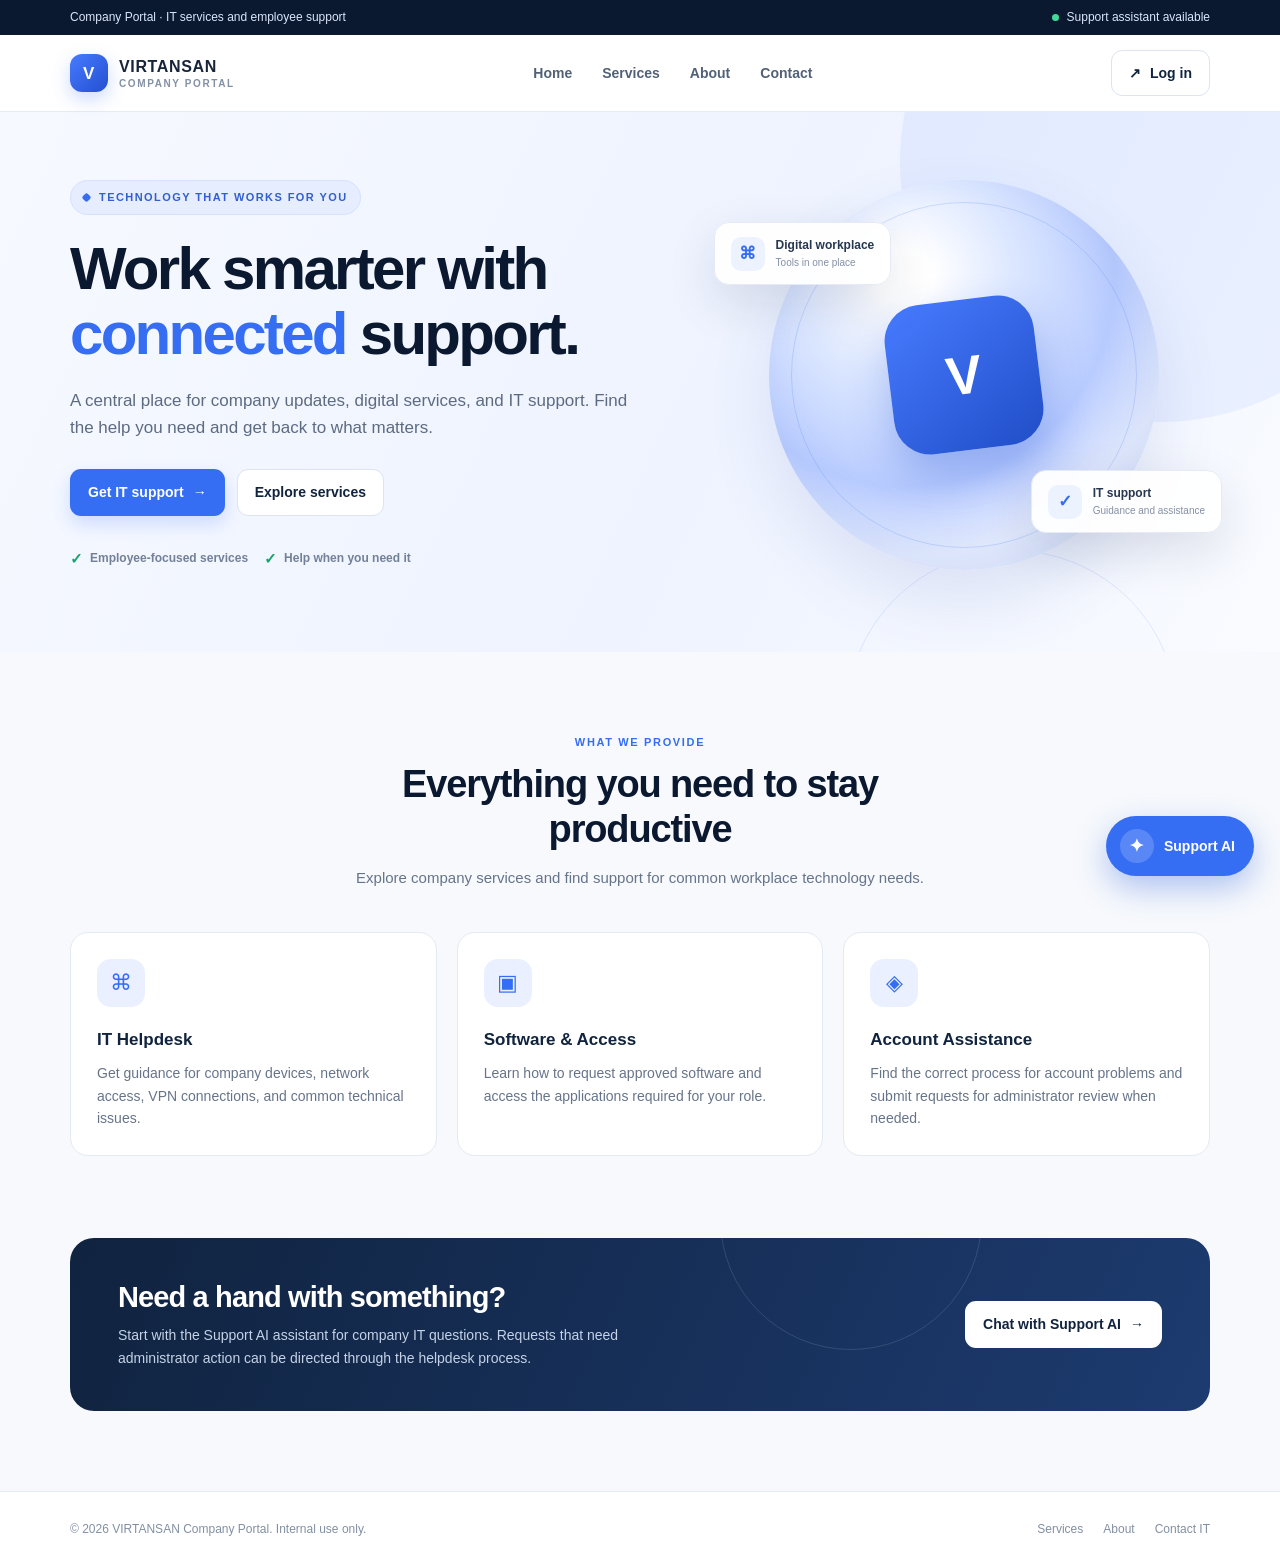
<file: frontend/oldexample.html>
<!DOCTYPE html>
<html lang="en">
<head>
  <meta charset="UTF-8">
  <meta name="viewport" content="width=device-width, initial-scale=1.0">
  <title>VIRTANSAN | Company Portal</title>
  <style>
    :root {
      --navy: #10233f;
      --navy-deep: #0a1830;
      --blue: #356df3;
      --blue-light: #eaf0ff;
      --ink: #18243a;
      --muted: #66748a;
      --line: #e4eaf2;
      --surface: #ffffff;
      --page: #f7f9fc;
      --green: #16a36a;
      --shadow: 0 18px 50px rgba(16, 35, 63, .12);
    }
    * { box-sizing: border-box; }
    html { scroll-behavior: smooth; }
    body {
      margin: 0;
      font-family: Inter, "Segoe UI", Arial, sans-serif;
      color: var(--ink);
      background: var(--page);
      line-height: 1.6;
    }
    button, input { font: inherit; }
    button { cursor: pointer; }
    a { color: inherit; text-decoration: none; }
    .container { width: min(1140px, calc(100% - 44px)); margin: 0 auto; }
    .topbar {
      background: var(--navy-deep);
      color: #dbe6fa;
      font-size: 12px;
      padding: 8px 0;
    }
    .topbar-inner { display: flex; justify-content: space-between; gap: 16px; flex-wrap: wrap; }
    .topbar .status { display: inline-flex; align-items: center; gap: 8px; }
    .status-dot { width: 7px; height: 7px; border-radius: 50%; background: #42d99a; display: inline-block; }
    header {
      position: sticky;
      top: 0;
      z-index: 10;
      background: rgba(255,255,255,.94);
      backdrop-filter: blur(14px);
      border-bottom: 1px solid rgba(228,234,242,.9);
    }
    .nav { min-height: 76px; display: flex; align-items: center; justify-content: space-between; gap: 22px; }
    .brand { display: flex; align-items: center; gap: 11px; font-weight: 800; letter-spacing: .04em; }
    .brand-mark {
      width: 38px; height: 38px; display: grid; place-items: center; color: white;
      border-radius: 12px; background: linear-gradient(135deg, #477bff, #244fd0);
      box-shadow: 0 7px 18px rgba(53,109,243,.25); font-size: 17px;
    }
    .brand small { display: block; font-size: 10px; font-weight: 600; color: #8490a4; letter-spacing: .16em; margin-top: -3px; }
    .nav-links { display: flex; align-items: center; gap: 30px; color: #526178; font-size: 14px; font-weight: 600; }
    .nav-links a:hover { color: var(--blue); }
    .nav-actions { display: flex; align-items: center; gap: 12px; }
    .btn {
      display: inline-flex; align-items: center; justify-content: center; gap: 9px;
      border: 1px solid transparent; border-radius: 11px; padding: 11px 17px;
      font-weight: 700; font-size: 14px; transition: transform .18s, box-shadow .18s, background .18s;
    }
    .btn:hover { transform: translateY(-1px); }
    .btn-primary { color: #fff; background: var(--blue); box-shadow: 0 8px 18px rgba(53,109,243,.2); }
    .btn-primary:hover { background: #2459df; box-shadow: 0 10px 24px rgba(53,109,243,.27); }
    .btn-outline { background: white; border-color: #dce4ef; color: var(--navy); }
    .btn-outline:hover { border-color: #aabce0; background: #f9fbff; }
    .mobile-menu { display: none; }
    .hero { overflow: hidden; position: relative; background: linear-gradient(115deg, #f6f9ff 0%, #eef3ff 56%, #f9fbff 100%); }
    .hero::before, .hero::after { content: ""; position: absolute; border-radius: 50%; pointer-events: none; }
    .hero::before { width: 520px; height: 520px; background: rgba(87,132,255,.09); right: -140px; top: -210px; }
    .hero::after { width: 330px; height: 330px; border: 1px solid rgba(53,109,243,.13); right: 8%; bottom: -230px; }
    .hero-grid { min-height: 540px; display: grid; grid-template-columns: 1.1fr .9fr; align-items: center; gap: 48px; padding-top: 54px; padding-bottom: 68px; position: relative; z-index: 1; }
    .eyebrow { display: inline-flex; align-items: center; gap: 9px; color: #315fd0; font-weight: 800; font-size: 11px; letter-spacing: .13em; text-transform: uppercase; background: #e6edff; border: 1px solid #d6e1ff; padding: 8px 12px; border-radius: 999px; }
    .eyebrow-mark { width: 7px; height: 7px; border-radius: 2px; background: var(--blue); transform: rotate(45deg); }
    h1 { font-size: clamp(38px, 5vw, 60px); line-height: 1.08; letter-spacing: -.045em; margin: 22px 0 20px; color: var(--navy-deep); max-width: 650px; }
    h1 span { color: var(--blue); }
    .hero-copy { max-width: 560px; font-size: 17px; color: #5d6b81; margin: 0 0 28px; }
    .hero-actions { display: flex; flex-wrap: wrap; gap: 12px; }
    .trust-row { display: flex; align-items: center; flex-wrap: wrap; gap: 16px; margin-top: 31px; color: #738097; font-size: 12px; font-weight: 600; }
    .trust-item { display: inline-flex; align-items: center; gap: 7px; }
    .check { color: var(--green); font-weight: 900; font-size: 15px; }
    .hero-visual { position: relative; min-height: 370px; display: grid; place-items: center; }
    .orb { width: min(100%, 390px); aspect-ratio: 1; border-radius: 50%; background: radial-gradient(circle at 35% 25%, #fff 0 7%, #dce7ff 28%, #b9ccff 54%, #eaf0ff 72%); position: relative; display: grid; place-items: center; box-shadow: inset -18px -24px 50px rgba(69,105,201,.12), 0 30px 65px rgba(49,86,172,.12); }
    .orb::before { content: ""; position: absolute; inset: 22px; border: 1px solid rgba(53,109,243,.18); border-radius: 50%; }
    .orb-core { width: 150px; height: 150px; display: grid; place-items: center; border-radius: 36px; background: linear-gradient(145deg, #477bff, #214ec8); color: white; font-size: 54px; font-weight: 800; transform: rotate(-7deg); box-shadow: 0 22px 45px rgba(37,83,208,.32); }
    .floating-card { position: absolute; background: rgba(255,255,255,.95); border: 1px solid #e5ebf5; border-radius: 15px; padding: 13px 16px; box-shadow: var(--shadow); display: flex; align-items: center; gap: 11px; font-size: 12px; font-weight: 800; color: #263750; }
    .floating-card small { display: block; font-weight: 500; color: #8490a4; font-size: 10px; }
    .float-icon { width: 34px; height: 34px; border-radius: 10px; background: #edf2ff; display: grid; place-items: center; color: var(--blue); font-size: 17px; }
    .float-one { top: 42px; left: -5px; }
    .float-two { bottom: 37px; right: -12px; }
    .section { padding: 82px 0; }
    .section-heading { max-width: 650px; margin: 0 auto 42px; text-align: center; }
    .section-kicker { color: var(--blue); text-transform: uppercase; font-weight: 800; font-size: 11px; letter-spacing: .15em; }
    h2 { color: var(--navy-deep); font-size: clamp(28px, 3vw, 38px); line-height: 1.2; letter-spacing: -.03em; margin: 10px 0 13px; }
    .section-heading p { margin: 0; color: var(--muted); font-size: 15px; }
    .features { display: grid; grid-template-columns: repeat(3, 1fr); gap: 20px; }
    .feature-card { background: white; border: 1px solid var(--line); border-radius: 18px; padding: 26px; transition: transform .2s, box-shadow .2s, border-color .2s; }
    .feature-card:hover { transform: translateY(-4px); box-shadow: 0 16px 35px rgba(16,35,63,.07); border-color: #cad7f5; }
    .feature-icon { width: 48px; height: 48px; display: grid; place-items: center; border-radius: 14px; color: var(--blue); background: var(--blue-light); font-size: 22px; margin-bottom: 19px; }
    .feature-card h3 { font-size: 17px; color: var(--navy); margin: 0 0 9px; }
    .feature-card p { color: var(--muted); font-size: 14px; margin: 0; }
    .band { padding: 0 0 80px; }
    .band-inner { border-radius: 24px; padding: 42px 48px; color: white; background: linear-gradient(115deg, #10233f, #1d3b70); display: flex; justify-content: space-between; align-items: center; gap: 30px; position: relative; overflow: hidden; }
    .band-inner::after { content: ""; position: absolute; width: 260px; height: 260px; border: 1px solid rgba(255,255,255,.12); border-radius: 50%; right: 20%; top: -150px; }
    .band h2 { color: white; margin-top: 0; margin-bottom: 9px; font-size: 29px; }
    .band p { margin: 0; color: #c5d2e8; max-width: 570px; font-size: 14px; }
    .band .btn { position: relative; z-index: 1; flex-shrink: 0; background: white; color: var(--navy); }
    footer { border-top: 1px solid var(--line); padding: 28px 0; background: white; color: #8290a4; font-size: 12px; }
    .footer-inner { display: flex; align-items: center; justify-content: space-between; gap: 18px; flex-wrap: wrap; }
    .footer-links { display: flex; gap: 20px; }
    .footer-links a:hover { color: var(--blue); }

    /* Support AI launcher and chat panel */
    .chat-launcher {
      position: fixed; right: 26px; bottom: 24px; z-index: 30; border: 0; border-radius: 999px;
      background: var(--blue); color: white; padding: 13px 19px 13px 14px; display: flex; align-items: center; gap: 10px;
      box-shadow: 0 12px 32px rgba(40,91,220,.35); font-weight: 800; font-size: 14px;
      transition: transform .2s, box-shadow .2s;
    }
    .chat-launcher:hover { transform: translateY(-3px); box-shadow: 0 16px 36px rgba(40,91,220,.4); }
    .chat-launcher-icon { width: 34px; height: 34px; display: grid; place-items: center; background: rgba(255,255,255,.18); border-radius: 50%; font-size: 18px; }
    .chat-panel { position: fixed; right: 26px; bottom: 91px; z-index: 29; width: min(380px, calc(100vw - 28px)); height: min(520px, calc(100vh - 125px)); background: white; border: 1px solid #e1e7f0; border-radius: 20px; box-shadow: 0 25px 70px rgba(12,30,61,.22); display: none; flex-direction: column; overflow: hidden; }
    .chat-panel.open { display: flex; animation: rise .18s ease-out; }
    @keyframes rise { from { opacity: 0; transform: translateY(10px); } to { opacity: 1; transform: translateY(0); } }
    .chat-head { background: var(--navy); color: white; padding: 17px; display: flex; align-items: center; justify-content: space-between; gap: 12px; }
    .chat-head-left { display: flex; align-items: center; gap: 10px; }
    .bot-avatar { width: 39px; height: 39px; border-radius: 12px; display: grid; place-items: center; background: #356df3; font-weight: 900; }
    .chat-head strong { display: block; font-size: 14px; }
    .chat-head small { color: #b9c8e2; font-size: 11px; }
    .chat-close { border: 0; color: white; background: transparent; font-size: 24px; line-height: 1; padding: 3px 7px; }
    .chat-messages { flex: 1; overflow-y: auto; padding: 17px 14px; display: flex; flex-direction: column; gap: 11px; background: #f7f9fc; }
    .message { max-width: 88%; border-radius: 14px; padding: 10px 12px; font-size: 13px; white-space: pre-wrap; overflow-wrap: anywhere; }
    .message.bot { align-self: flex-start; background: white; color: #344158; border: 1px solid #e5eaf2; border-bottom-left-radius: 4px; }
    .message.user { align-self: flex-end; color: white; background: var(--blue); border-bottom-right-radius: 4px; }
    .chat-form { display: flex; gap: 8px; padding: 12px; background: white; border-top: 1px solid var(--line); }
    .chat-form input { min-width: 0; flex: 1; border: 1px solid #dce4ef; border-radius: 11px; padding: 11px 12px; outline: none; font-size: 13px; }
    .chat-form input:focus { border-color: #88a7ff; box-shadow: 0 0 0 3px rgba(53,109,243,.1); }
    .send-btn { border: 0; border-radius: 11px; width: 44px; background: var(--blue); color: white; font-size: 18px; }
    .chat-note { font-size: 10px; color: #8b97a8; text-align: center; padding: 0 12px 10px; background: white; }
    .login-backdrop { position: fixed; inset: 0; background: rgba(8,22,44,.52); z-index: 50; display: none; align-items: center; justify-content: center; padding: 20px; }
    .login-backdrop.open { display: flex; }
    .login-card { width: min(420px, 100%); background: white; border-radius: 20px; padding: 30px; box-shadow: 0 30px 80px rgba(0,0,0,.25); position: relative; }
    .login-card h2 { font-size: 27px; margin: 14px 0 5px; }
    .login-card p { color: var(--muted); font-size: 13px; margin: 0 0 22px; }
    .login-close { position: absolute; top: 14px; right: 17px; border: 0; background: transparent; font-size: 24px; color: #7c899b; }
    .form-field { display: block; margin-bottom: 15px; }
    .form-field span { display: block; font-size: 12px; font-weight: 800; margin-bottom: 7px; color: #35435a; }
    .form-field input { width: 100%; border: 1px solid #dce4ef; border-radius: 10px; padding: 12px; outline: none; }
    .form-field input:focus { border-color: #88a7ff; box-shadow: 0 0 0 3px rgba(53,109,243,.1); }
    .login-card .btn { width: 100%; margin-top: 5px; }
    .login-message { min-height: 20px; margin-top: 12px; color: #b45309; font-size: 12px; }
    @media (max-width: 820px) {
      .nav-links { display: none; }
      .mobile-menu { display: inline-flex; }
      .hero-grid { grid-template-columns: 1fr; gap: 20px; padding-top: 52px; }
      .hero-visual { min-height: 330px; }
      .orb { width: 300px; }
      .float-one { left: 4%; }
      .float-two { right: 2%; }
      .features { grid-template-columns: 1fr; }
      .feature-card { padding: 23px; }
      .band-inner { padding: 32px 26px; flex-direction: column; align-items: flex-start; }
    }
    @media (max-width: 480px) {
      .container { width: min(100% - 28px, 1140px); }
      .topbar-inner { justify-content: center; }
      .nav { min-height: 68px; }
      .brand { font-size: 13px; }
      .brand-mark { width: 34px; height: 34px; }
      .nav-actions { gap: 7px; }
      .nav-actions .btn { padding: 9px 11px; font-size: 12px; }
      .hero-grid { padding-top: 39px; padding-bottom: 48px; }
      .hero-copy { font-size: 15px; }
      .hero-visual { min-height: 290px; }
      .orb { width: 255px; }
      .orb-core { width: 115px; height: 115px; font-size: 42px; border-radius: 28px; }
      .floating-card { padding: 10px 11px; }
      .float-one { top: 14px; left: 0; }
      .float-two { bottom: 16px; right: 0; }
      .section { padding: 58px 0; }
      .chat-launcher { right: 14px; bottom: 14px; }
      .chat-panel { right: 14px; bottom: 80px; }
    }
  </style>
</head>
<body>
  <div class="topbar">
    <div class="container topbar-inner">
      <span>Company Portal · IT services and employee support</span>
      <span class="status"><i class="status-dot"></i> Support assistant available</span>
    </div>
  </div>

  <header>
    <nav class="container nav" aria-label="Main navigation">
      <a class="brand" href="#home" aria-label="VIRTANSAN home">
        <span class="brand-mark">V</span>
        <span>VIRTANSAN<small>COMPANY PORTAL</small></span>
      </a>
      <div class="nav-links">
        <a href="#home">Home</a>
        <a href="#services">Services</a>
        <a href="#about">About</a>
        <a href="#contact">Contact</a>
      </div>
      <div class="nav-actions">
        <button class="btn btn-outline" id="loginOpen" type="button"><span aria-hidden="true">↗</span> Log in</button>
      </div>
    </nav>
  </header>

  <main>
    <section class="hero" id="home">
      <div class="container hero-grid">
        <div>
          <div class="eyebrow"><span class="eyebrow-mark"></span> Technology that works for you</div>
          <h1>Work smarter with <span>connected</span> support.</h1>
          <p class="hero-copy">A central place for company updates, digital services, and IT support. Find the help you need and get back to what matters.</p>
          <div class="hero-actions">
            <button class="btn btn-primary" type="button" id="heroSupport">Get IT support <span aria-hidden="true">→</span></button>
            <a class="btn btn-outline" href="#services">Explore services</a>
          </div>
          <div class="trust-row">
            <span class="trust-item"><span class="check">✓</span> Employee-focused services</span>
            <span class="trust-item"><span class="check">✓</span> Help when you need it</span>
          </div>
        </div>
        <div class="hero-visual" aria-label="Illustration representing connected company technology">
          <div class="orb"><div class="orb-core">V</div></div>
          <div class="floating-card float-one"><span class="float-icon">⌘</span><span>Digital workplace<small>Tools in one place</small></span></div>
          <div class="floating-card float-two"><span class="float-icon">✓</span><span>IT support<small>Guidance and assistance</small></span></div>
        </div>
      </div>
    </section>

    <section class="section" id="services">
      <div class="container">
        <div class="section-heading">
          <div class="section-kicker">What we provide</div>
          <h2>Everything you need to stay productive</h2>
          <p>Explore company services and find support for common workplace technology needs.</p>
        </div>
        <div class="features">
          <article class="feature-card">
            <div class="feature-icon">⌘</div>
            <h3>IT Helpdesk</h3>
            <p>Get guidance for company devices, network access, VPN connections, and common technical issues.</p>
          </article>
          <article class="feature-card">
            <div class="feature-icon">▣</div>
            <h3>Software & Access</h3>
            <p>Learn how to request approved software and access the applications required for your role.</p>
          </article>
          <article class="feature-card">
            <div class="feature-icon">◈</div>
            <h3>Account Assistance</h3>
            <p>Find the correct process for account problems and submit requests for administrator review when needed.</p>
          </article>
        </div>
      </div>
    </section>

    <section class="band" id="about">
      <div class="container">
        <div class="band-inner">
          <div>
            <h2>Need a hand with something?</h2>
            <p>Start with the Support AI assistant for company IT questions. Requests that need administrator action can be directed through the helpdesk process.</p>
          </div>
          <button class="btn" type="button" id="bandSupport">Chat with Support AI <span aria-hidden="true">→</span></button>
        </div>
      </div>
    </section>
  </main>

  <footer id="contact">
    <div class="container footer-inner">
      <div>© <span id="year"></span> VIRTANSAN Company Portal. Internal use only.</div>
      <div class="footer-links"><a href="#services">Services</a><a href="#about">About</a><a href="mailto:it-support@example.com">Contact IT</a></div>
    </div>
  </footer>

  <button class="chat-launcher" id="chatToggle" type="button" aria-label="Open Support AI chat" aria-expanded="false">
    <span class="chat-launcher-icon">✦</span><span>Support AI</span>
  </button>

  <section class="chat-panel" id="chatPanel" aria-label="Support AI chat" aria-hidden="true">
    <div class="chat-head">
      <div class="chat-head-left">
        <div class="bot-avatar">✦</div>
        <div><strong>VIRTANSAN Support AI</strong><small><span class="status-dot"></span> Ready to help with company IT</small></div>
      </div>
      <button class="chat-close" id="chatClose" type="button" aria-label="Close chat">×</button>
    </div>
    <div class="chat-messages" id="chatMessages" aria-live="polite">
      <div class="message bot">Hi! I'm the company IT support assistant. What company-related IT issue can I help you with today?</div>
    </div>
    <form class="chat-form" id="chatForm">
      <input id="chatInput" type="text" placeholder="Describe your IT issue..." autocomplete="off" aria-label="Message Support AI" required>
      <button class="send-btn" type="submit" aria-label="Send message">➤</button>
    </form>
    <div class="chat-note">Don't share passwords or sensitive personal information.</div>
  </section>

  <div class="login-backdrop" id="loginBackdrop" role="dialog" aria-modal="true" aria-labelledby="loginTitle">
    <div class="login-card">
      <button class="login-close" id="loginClose" type="button" aria-label="Close login">×</button>
      <div class="brand"><span class="brand-mark">V</span><span>VIRTANSAN<small>COMPANY PORTAL</small></span></div>
      <h2 id="loginTitle">Welcome back</h2>
      <p>Sign-in is a front-end preview. Connect this form to your authenticated backend before using real accounts.</p>
      <form id="loginForm">
        <label class="form-field"><span>Company email</span><input type="email" id="loginEmail" placeholder="name@company.com" autocomplete="username" required></label>
        <label class="form-field"><span>Password</span><input type="password" id="loginPassword" placeholder="Enter your password" autocomplete="current-password" required></label>
        <button class="btn btn-primary" type="submit">Log in</button>
        <div class="login-message" id="loginMessage" role="status"></div>
      </form>
    </div>
  </div>

  <script>
    const chatToggle = document.getElementById('chatToggle');
    const chatPanel = document.getElementById('chatPanel');
    const chatClose = document.getElementById('chatClose');
    const chatMessages = document.getElementById('chatMessages');
    const chatForm = document.getElementById('chatForm');
    const chatInput = document.getElementById('chatInput');
    const chatHistory = [];

    document.getElementById('year').textContent = new Date().getFullYear();

    function openChat() {
      chatPanel.classList.add('open');
      chatPanel.setAttribute('aria-hidden', 'false');
      chatToggle.setAttribute('aria-expanded', 'true');
      chatInput.focus();
    }
    function closeChat() {
      chatPanel.classList.remove('open');
      chatPanel.setAttribute('aria-hidden', 'true');
      chatToggle.setAttribute('aria-expanded', 'false');
    }
    function addMessage(text, who) {
      const message = document.createElement('div');
      message.className = 'message ' + who;
      message.textContent = text;
      chatMessages.appendChild(message);
      chatMessages.scrollTop = chatMessages.scrollHeight;
      return message;
    }
    chatToggle.addEventListener('click', () => chatPanel.classList.contains('open') ? closeChat() : openChat());
    chatClose.addEventListener('click', closeChat);
    document.getElementById('heroSupport').addEventListener('click', openChat);
    document.getElementById('bandSupport').addEventListener('click', openChat);

    chatForm.addEventListener('submit', async (event) => {
      event.preventDefault();
      const message = chatInput.value.trim();
      if (!message) return;
      addMessage(message, 'user');
      chatInput.value = '';
      chatInput.disabled = true;
      const pending = addMessage('Thinking...', 'bot');

      try {
        // The site is designed to run through the FastAPI app at http://127.0.0.1:8000.
        const response = await fetch('/chat', {
          method: 'POST',
          headers: { 'Content-Type': 'application/json' },
          body: JSON.stringify({ message, history: chatHistory })
        });
        if (!response.ok) throw new Error('The support service returned an error.');
        const data = await response.json();
        const reply = data.reply || data.response || 'I could not find a response. Please try again.';
        pending.textContent = reply;
        chatHistory.push({ role: 'user', content: message }, { role: 'assistant', content: reply });
      } catch (error) {
        pending.textContent = 'I could not connect to the Support AI service. Please make sure the AI-HAS FastAPI server is running, then try again.';
      } finally {
        chatInput.disabled = false;
        chatInput.focus();
      }
    });

    const loginBackdrop = document.getElementById('loginBackdrop');
    const loginOpen = document.getElementById('loginOpen');
    const loginClose = document.getElementById('loginClose');
    function openLogin() {
      loginBackdrop.classList.add('open');
      document.getElementById('loginEmail').focus();
    }
    function closeLogin() {
      loginBackdrop.classList.remove('open');
      document.getElementById('loginMessage').textContent = '';
    }
    loginOpen.addEventListener('click', openLogin);
    loginClose.addEventListener('click', closeLogin);
    loginBackdrop.addEventListener('click', (event) => {
      if (event.target === loginBackdrop) closeLogin();
    });
    document.addEventListener('keydown', (event) => {
      if (event.key === 'Escape') {
        closeLogin();
        closeChat();
      }
    });
    document.getElementById('loginForm').addEventListener('submit', (event) => {
      event.preventDefault();
      document.getElementById('loginMessage').textContent =
        'Login is not connected yet. Add backend authentication before using real employee accounts.';
    });
  </script>
</body>
</html>
</file>
